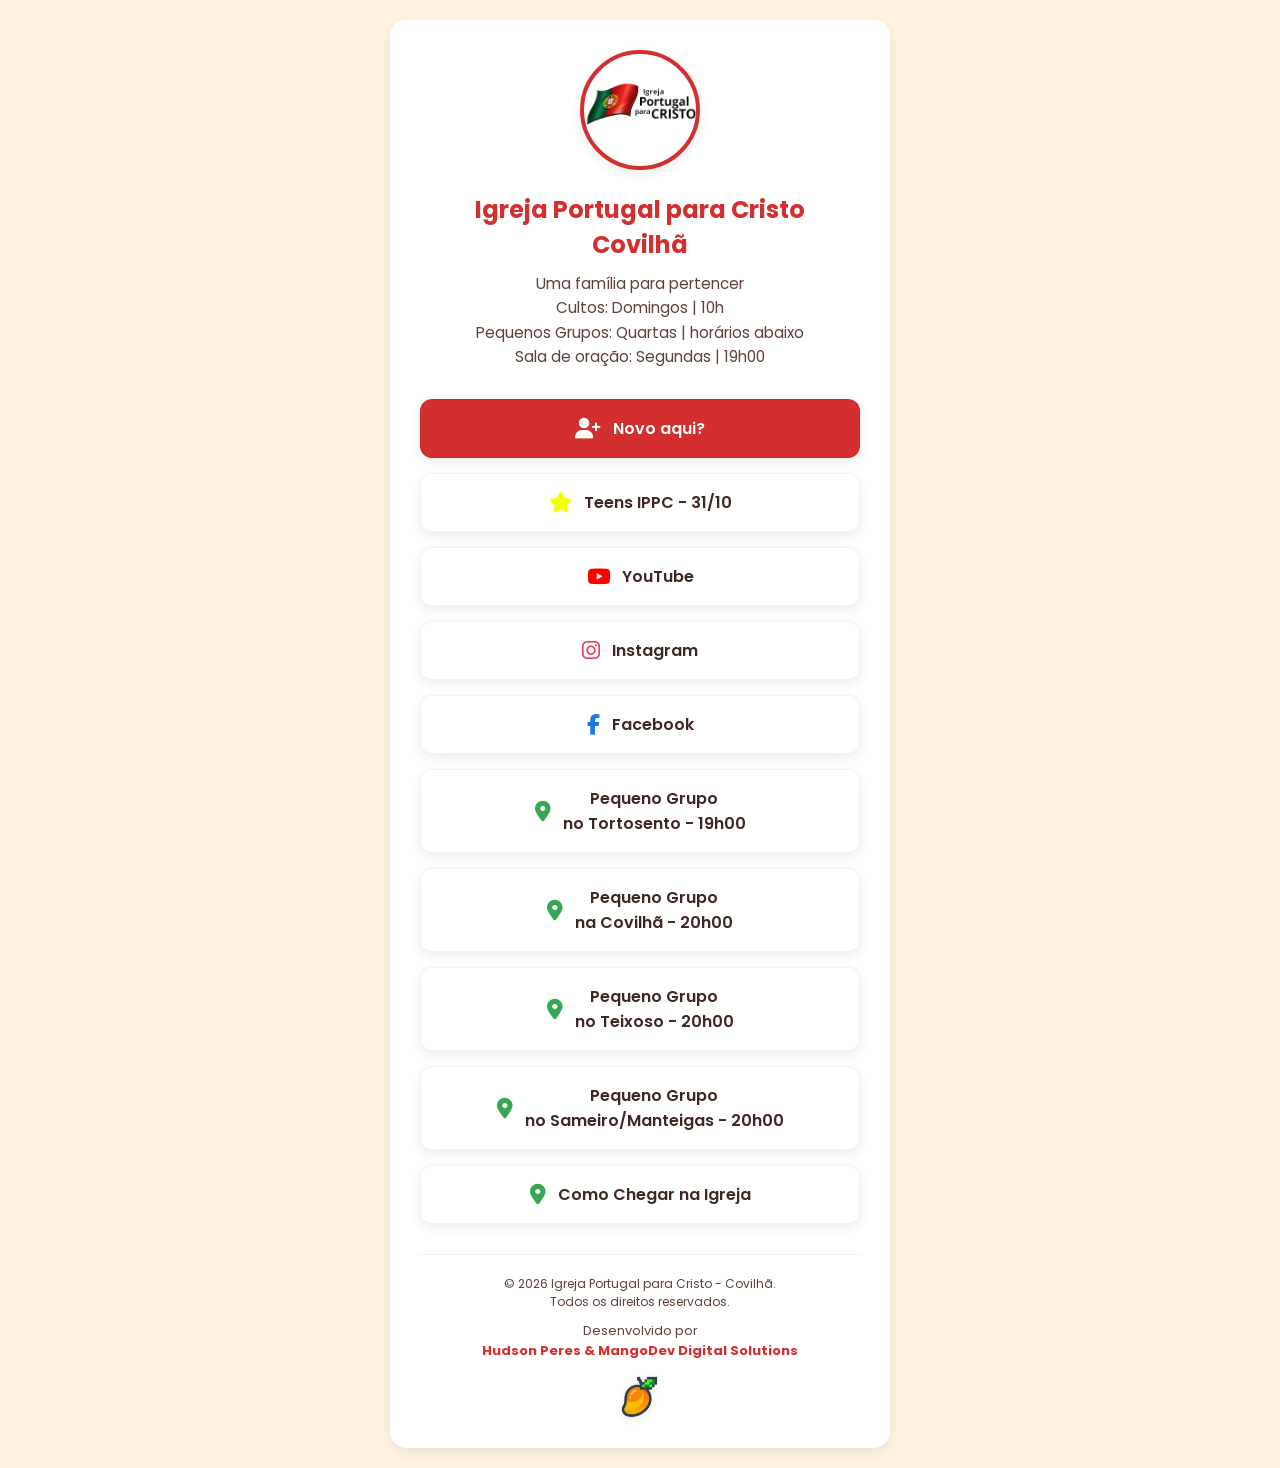
<file: index.html>
<!doctype html>
<html lang="pt-BR">
  <head>
    <meta charset="UTF-8" />
    <meta name="viewport" content="width=device-width, initial-scale=1.0" />
    <title>IPPC Covilhã - Links</title>
    <!-- fonte Poppins do Google Fonts -->
    <link rel="preconnect" href="https://fonts.googleapis.com" />
    <link rel="preconnect" href="https://fonts.gstatic.com" crossorigin />
    <link
      href="https://fonts.googleapis.com/css2?family=Poppins:wght@400;600;700&display=swap"
      rel="stylesheet"
    />
    <!-- biblioteca de ícones Font Awesome -->
    <link
      rel="stylesheet"
      href="https://cdnjs.cloudflare.com/ajax/libs/font-awesome/6.4.0/css/all.min.css"
    />
    <link rel="stylesheet" href="style.css" />
  </head>
  <body>
    <main class="container">
      <!-- Card principal -->
      <div class="page-card">
        <!-- Cabeçalho com Logo e Nome -->
        <header class="header">
          <img
            src="./assets/IPPC_logo_noBG.png"
            alt="Logo IPP Covilhã"
            class="profile-img"
          />
          <h1 class="profile-name">
            Igreja Portugal para Cristo <br />
            Covilhã
          </h1>
          <p class="profile-bio">
            Uma família para pertencer<br />
            Cultos: Domingos | 10h<br />
            Pequenos Grupos: Quartas | horários abaixo <br />
            Sala de oração: Segundas | 19h00
          </p>
        </header>

        <!-- Links Principais -->
        <div id="links-container"></div>

        <!-- Rodapé -->
        <footer class="footer">
          <p>
            &copy; 2026 Igreja Portugal para Cristo - Covilhã. <br />
            Todos os direitos reservados.
          </p>

          <div class="credits-area">
            <p class="developed-by">
              Desenvolvido por <br />
              <strong>Hudson Peres & MangoDev Digital Solutions</strong>
            </p>

            <a
              href="http://mangodev.tech/"
              target="_blank"
              rel="noopener noreferrer"
            >
              <img
                src="./assets/mangodev.png"
                alt="MangoDev Digital Solutions Logo"
                class="mangodev-logo"
              />
            </a>
          </div>
        </footer>
      </div>
    </main>

    <script src="script.js"></script>
    <script>
      fetch("links.html")
        .then((response) => response.text())
        .then((data) => {
          document.getElementById("links-container").innerHTML = data;
        })
        .catch((error) => console.error("Erro ao carregar os links:", error));
    </script>
  </body>
</html>
</file>
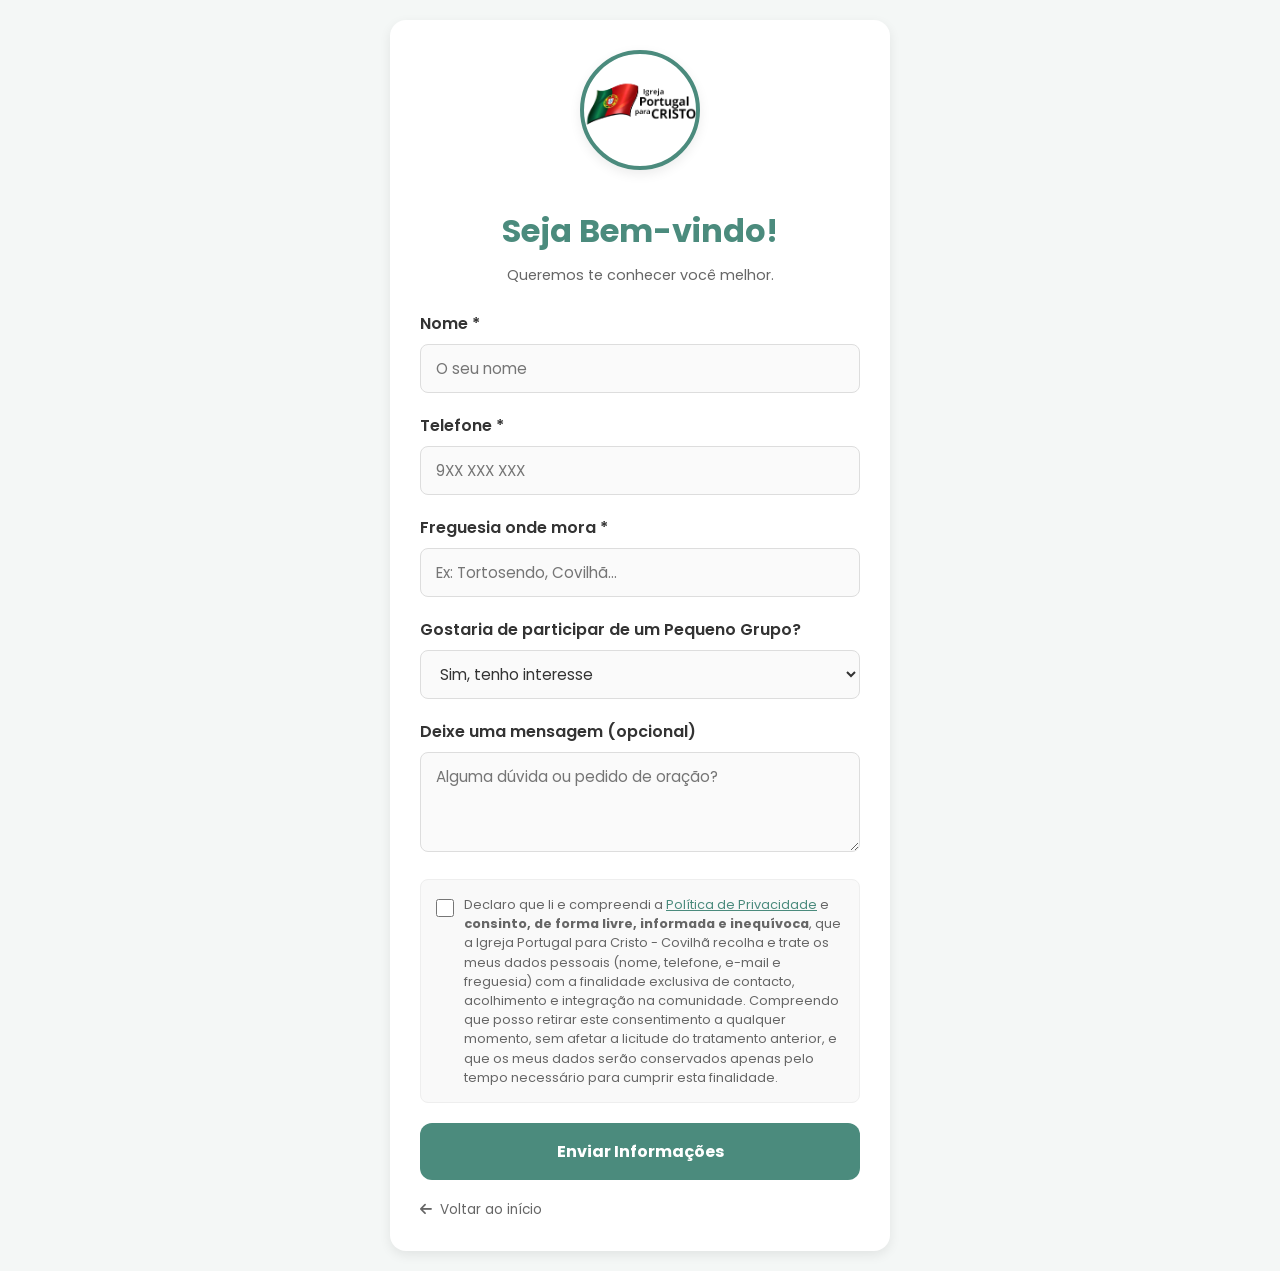
<file: formulario.html>
<!doctype html>
<html lang="pt-PT">
  <head>
    <meta charset="UTF-8" />
    <meta name="viewport" content="width=device-width, initial-scale=1.0" />
    <title>Novo aqui? - IPPC Covilhã</title>
    <link rel="preconnect" href="https://fonts.googleapis.com" />
    <link rel="preconnect" href="https://fonts.gstatic.com" crossorigin />
    <link
      href="https://fonts.googleapis.com/css2?family=Poppins:wght@400;600;700&display=swap"
      rel="stylesheet"
    />
    <link
      rel="stylesheet"
      href="https://cdnjs.cloudflare.com/ajax/libs/font-awesome/6.4.0/css/all.min.css"
    />
    <link rel="stylesheet" href="style.css" />
  </head>

  <body>
    <main class="container">
      <div class="form-container">
        <!-- Logo -->
        <header class="form-header">
          <img
            src="./assets/IPPC_logo_noBG.png"
            alt="Logo IPP Covilhã"
            class="profile-img"
          />
        </header>

        <h1>Seja Bem-vindo!</h1>
        <p class="subtitle">Queremos te conhecer você melhor.</p>

        <form action="https://api.web3forms.com/submit" method="POST">
          <!-- Chave de acesso do Web3Forms  -->
          <input
            type="hidden"
            name="access_key"
            value="e966dbb3-5388-4ec5-bef2-630bebc1d646"
          />

          <!-- Nome do remetente que aparecerá no e-mail -->
          <input
            type="hidden"
            name="subject"
            value="Novo Visitante - IPPC Covilhã"
          />
          <input type="hidden" name="from_name" value="Site IPPC Covilhã" />

          <!-- Nome -->
          <div class="form-group">
            <label for="nome">Nome *</label>
            <input
              type="text"
              name="nome"
              id="nome"
              placeholder="O seu nome"
              required
            />
          </div>

          <!-- Telefone -->
          <div class="form-group">
            <label for="telefone">Telefone *</label>
            <input
              type="tel"
              name="telefone"
              id="telefone"
              placeholder="9XX XXX XXX"
              required
            />
          </div>

          <!-- Freguesia -->
          <div class="form-group">
            <label for="freguesia">Freguesia onde mora *</label>
            <input
              type="text"
              name="freguesia"
              id="freguesia"
              placeholder="Ex: Tortosendo, Covilhã..."
              required
            />
          </div>

          <!-- Participar de Pequeno Grupo -->
          <div class="form-group">
            <label for="pequeno_grupo"
              >Gostaria de participar de um Pequeno Grupo?</label
            >
            <select name="pequeno_grupo" id="pequeno_grupo">
              <option value="Sim">Sim, tenho interesse</option>
              <option value="Não">Não, obrigado</option>
              <option value="Talvez">Talvez, gostaria de saber mais</option>
            </select>
          </div>

          <!-- Mensagem -->
          <div class="form-group">
            <label for="mensagem">Deixe uma mensagem (opcional)</label>
            <textarea
              name="mensagem"
              id="mensagem"
              placeholder="Alguma dúvida ou pedido de oração?"
            ></textarea>
          </div>

          <!-- Consentimento RGPD -->
          <div class="consent-group">
            <input
              type="checkbox"
              name="consentimento_rgpd"
              id="consentimento_rgpd"
              value="Sim"
              required
            />
            <label for="consentimento_rgpd">
              Declaro que li e compreendi a
              <a href="politica-privacidade.html" target="_blank"
                >Política de Privacidade</a
              >
              e
              <strong>consinto, de forma livre, informada e inequívoca</strong>,
              que a Igreja Portugal para Cristo - Covilhã recolha e trate os
              meus dados pessoais (nome, telefone, e-mail e freguesia) com a
              finalidade exclusiva de contacto, acolhimento e integração na
              comunidade. Compreendo que posso retirar este consentimento a
              qualquer momento, sem afetar a licitude do tratamento anterior, e
              que os meus dados serão conservados apenas pelo tempo necessário
              para cumprir esta finalidade.
            </label>
          </div>

          <!-- Botão de Envio -->
          <button type="submit" class="btn-submit">Enviar Informações</button>
        </form>

        <a href="index.html" class="btn-back">
          <i class="fas fa-arrow-left"></i> Voltar ao início
        </a>
      </div>
    </main>
  </body>
</html>
</file>
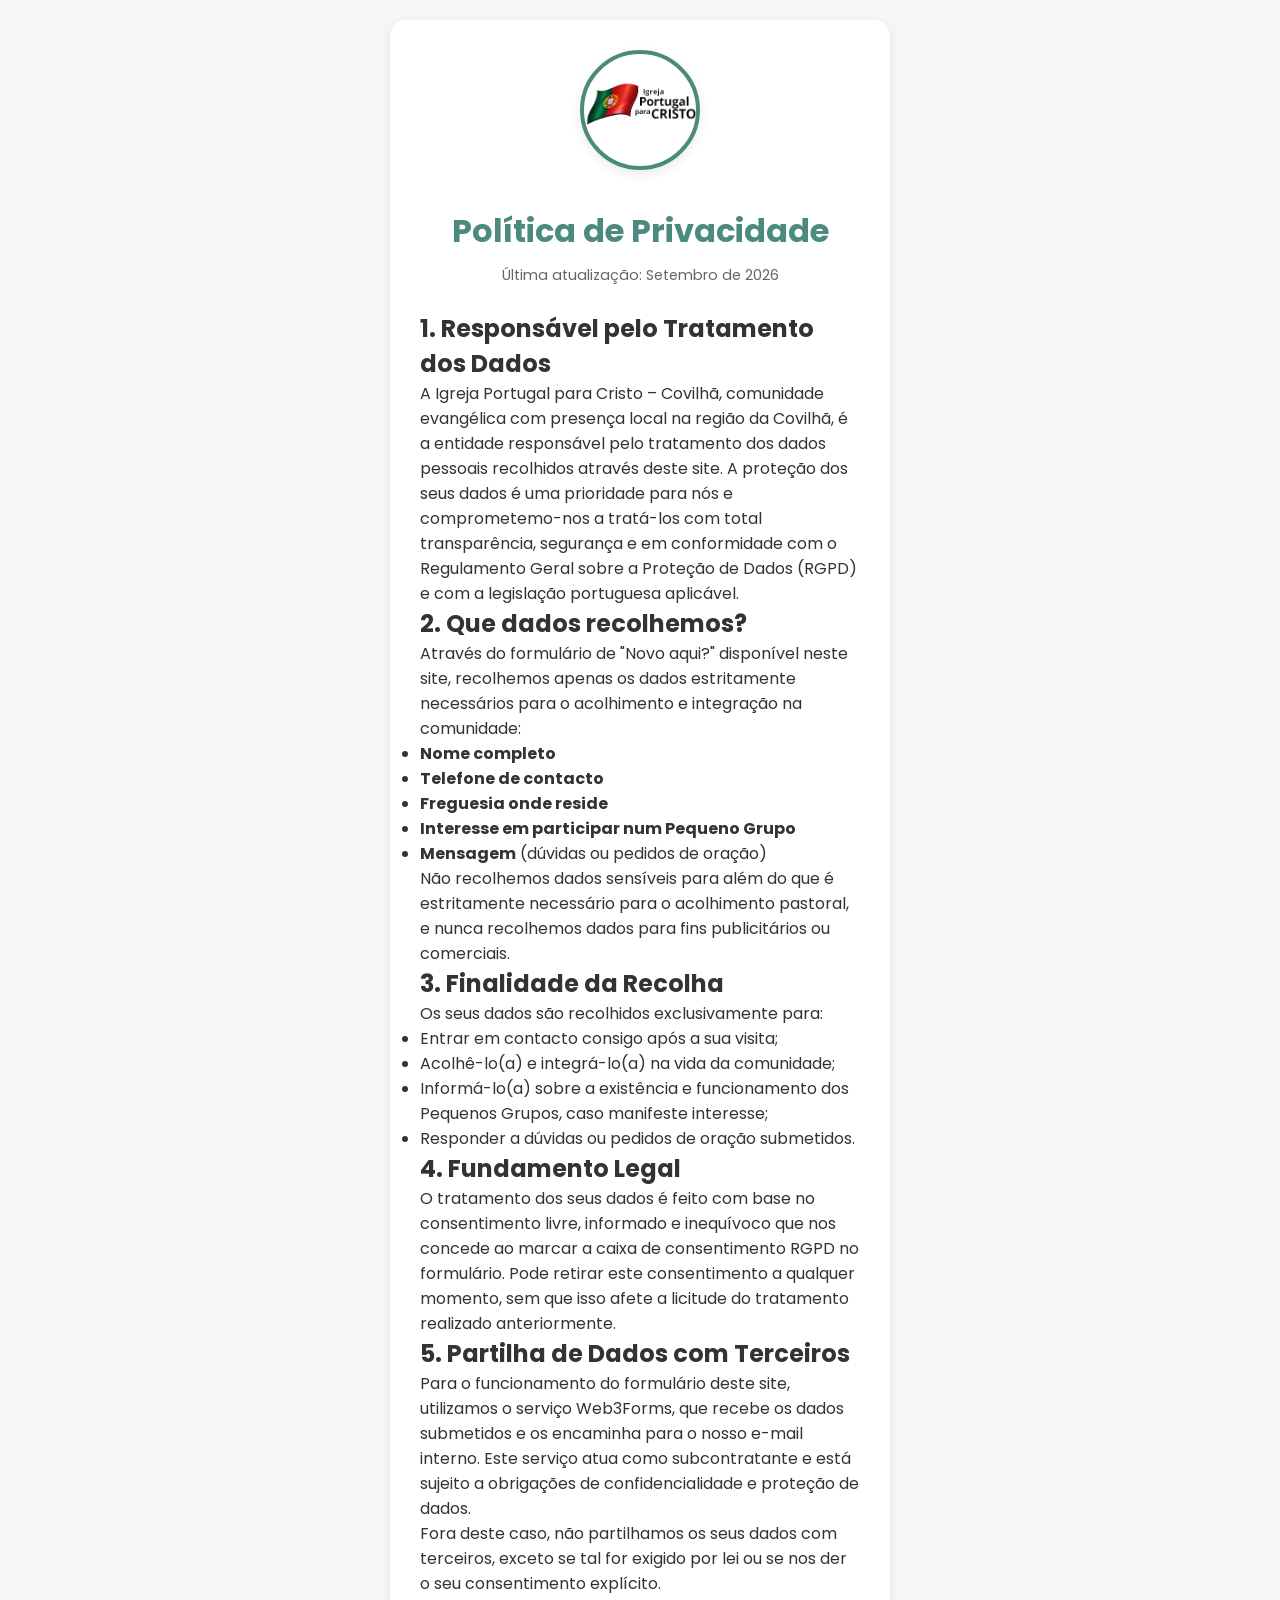
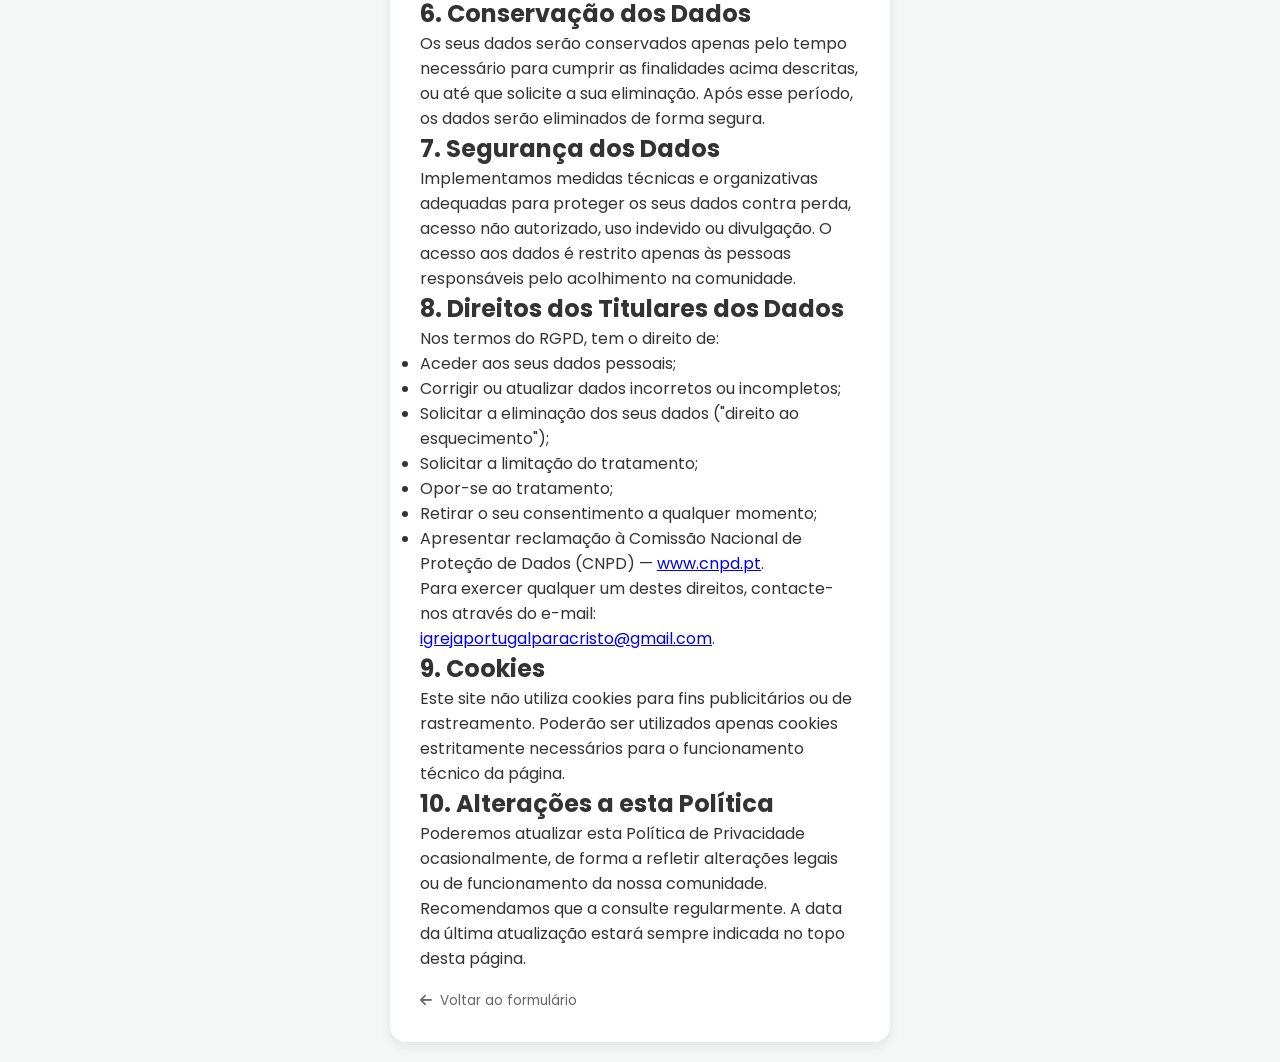
<file: politica-privacidade.html>
<!doctype html>
<html lang="pt-PT">
  <head>
    <meta charset="UTF-8" />
    <meta name="viewport" content="width=device-width, initial-scale=1.0" />
    <title>Política de Privacidade - IPP Covilhã</title>
    <link rel="preconnect" href="https://fonts.googleapis.com" />
    <link rel="preconnect" href="https://fonts.gstatic.com" crossorigin />
    <link
      href="https://fonts.googleapis.com/css2?family=Poppins:wght@400;600;700&display=swap"
      rel="stylesheet"
    />
    <link
      rel="stylesheet"
      href="https://cdnjs.cloudflare.com/ajax/libs/font-awesome/6.4.0/css/all.min.css"
    />
    <link rel="stylesheet" href="style.css" />
  </head>

  <body>
    <main class="container">
      <div class="form-container">
        <!-- Logo -->
        <header class="form-header">
          <img
            src="./assets/IPPC_logo_noBG.png"
            alt="Logo IPP Covilhã"
            class="profile-img"
          />
        </header>

        <h1>Política de Privacidade</h1>
        <p class="subtitle">Última atualização: Setembro de 2026</p>

        <div class="policy-content">
          <h2>1. Responsável pelo Tratamento dos Dados</h2>
          <p>
            A Igreja Portugal para Cristo – Covilhã, comunidade evangélica com
            presença local na região da Covilhã, é a entidade responsável pelo
            tratamento dos dados pessoais recolhidos através deste site. A
            proteção dos seus dados é uma prioridade para nós e comprometemo-nos
            a tratá-los com total transparência, segurança e em conformidade com
            o Regulamento Geral sobre a Proteção de Dados (RGPD) e com a
            legislação portuguesa aplicável.
          </p>

          <h2>2. Que dados recolhemos?</h2>
          <p>
            Através do formulário de "Novo aqui?" disponível neste site,
            recolhemos apenas os dados estritamente necessários para o
            acolhimento e integração na comunidade:
          </p>
          <ul>
            <li><strong>Nome completo</strong></li>
            <li><strong>Telefone de contacto</strong></li>
            <li><strong>Freguesia onde reside</strong></li>
            <li><strong>Interesse em participar num Pequeno Grupo</strong></li>
            <li><strong>Mensagem</strong> (dúvidas ou pedidos de oração)</li>
          </ul>
          <p>
            Não recolhemos dados sensíveis para além do que é estritamente
            necessário para o acolhimento pastoral, e nunca recolhemos dados
            para fins publicitários ou comerciais.
          </p>

          <h2>3. Finalidade da Recolha</h2>
          <p>Os seus dados são recolhidos exclusivamente para:</p>
          <ul>
            <li>Entrar em contacto consigo após a sua visita;</li>
            <li>Acolhê-lo(a) e integrá-lo(a) na vida da comunidade;</li>
            <li>
              Informá-lo(a) sobre a existência e funcionamento dos Pequenos
              Grupos, caso manifeste interesse;
            </li>
            <li>Responder a dúvidas ou pedidos de oração submetidos.</li>
          </ul>

          <h2>4. Fundamento Legal</h2>
          <p>
            O tratamento dos seus dados é feito com base no consentimento livre,
            informado e inequívoco que nos concede ao marcar a caixa de
            consentimento RGPD no formulário. Pode retirar este consentimento a
            qualquer momento, sem que isso afete a licitude do tratamento
            realizado anteriormente.
          </p>

          <h2>5. Partilha de Dados com Terceiros</h2>
          <p>
            Para o funcionamento do formulário deste site, utilizamos o serviço
            Web3Forms, que recebe os dados submetidos e os encaminha para o
            nosso e-mail interno. Este serviço atua como subcontratante e está
            sujeito a obrigações de confidencialidade e proteção de dados.
          </p>
          <p>
            Fora deste caso, não partilhamos os seus dados com terceiros, exceto
            se tal for exigido por lei ou se nos der o seu consentimento
            explícito.
          </p>

          <h2>6. Conservação dos Dados</h2>
          <p>
            Os seus dados serão conservados apenas pelo tempo necessário para
            cumprir as finalidades acima descritas, ou até que solicite a sua
            eliminação. Após esse período, os dados serão eliminados de forma
            segura.
          </p>

          <h2>7. Segurança dos Dados</h2>
          <p>
            Implementamos medidas técnicas e organizativas adequadas para
            proteger os seus dados contra perda, acesso não autorizado, uso
            indevido ou divulgação. O acesso aos dados é restrito apenas às
            pessoas responsáveis pelo acolhimento na comunidade.
          </p>

          <h2>8. Direitos dos Titulares dos Dados</h2>
          <p>Nos termos do RGPD, tem o direito de:</p>
          <ul>
            <li>Aceder aos seus dados pessoais;</li>
            <li>Corrigir ou atualizar dados incorretos ou incompletos;</li>
            <li>
              Solicitar a eliminação dos seus dados ("direito ao esquecimento");
            </li>
            <li>Solicitar a limitação do tratamento;</li>
            <li>Opor-se ao tratamento;</li>
            <li>Retirar o seu consentimento a qualquer momento;</li>
            <li>
              Apresentar reclamação à Comissão Nacional de Proteção de Dados
              (CNPD) —
              <a
                href="https://www.cnpd.pt"
                target="_blank"
                rel="noopener noreferrer"
                >www.cnpd.pt</a
              >.
            </li>
          </ul>
          <p>
            Para exercer qualquer um destes direitos, contacte-nos através do
            e-mail:
            <a href="mailto:igrejaportugalparacristo@gmail.com"
              >igrejaportugalparacristo@gmail.com</a
            >.
          </p>

          <h2>9. Cookies</h2>
          <p>
            Este site não utiliza cookies para fins publicitários ou de
            rastreamento. Poderão ser utilizados apenas cookies estritamente
            necessários para o funcionamento técnico da página.
          </p>

          <h2>10. Alterações a esta Política</h2>
          <p>
            Poderemos atualizar esta Política de Privacidade ocasionalmente, de
            forma a refletir alterações legais ou de funcionamento da nossa
            comunidade. Recomendamos que a consulte regularmente. A data da
            última atualização estará sempre indicada no topo desta página.
          </p>
        </div>

        <a href="formulario.html" class="btn-back">
          <i class="fas fa-arrow-left"></i> Voltar ao formulário
        </a>
      </div>
    </main>
  </body>
</html>
</file>
<file: style.css>
/*
   VARIÁVEIS DE TEMA PADRÃO
 */
:root {
  --bg-color: #f4f7f6;
  --card-bg: #ffffff;
  --text-color: #333333;
  --text-light: #666666;
  --primary-color: #4b8b7d;
  --shadow: 0 4px 12px rgba(0, 0, 0, 0.08);
  --transition-speed: 0.3s;
}

/* Tema de Natal */
body.theme-christmas {
  --bg-color: #fff3e0;
  --card-bg: #ffffff;
  --text-color: #3e2723;
  --text-light: #5d4037;
  --primary-color: #d32f2f;
}

/* Tema de Páscoa */
body.theme-easter {
  --bg-color: #f3e5f5;
  --card-bg: #ffffff;
  --text-color: #4a148c;
  --text-light: #6a1b9a;
  --primary-color: #9c27b0;
}

/*
   RESET E ESTILOS GERAIS
 */
* {
  margin: 0;
  padding: 0;
  box-sizing: border-box;
}

body {
  font-family: "Poppins", sans-serif;
  background-color: var(--bg-color);
  color: var(--text-color);
  display: flex;
  justify-content: center;
  align-items: center;
  min-height: 100vh;
  padding: 20px;
  transition:
    background-color var(--transition-speed) ease,
    color var(--transition-speed) ease;
}

.container {
  width: 100%;
  max-width: 500px; /* Unificado com o form-container */
  text-align: center;
  animation: fadeIn 0.8s ease-out;
}

/*
   CARD PRINCIPAL (Página de Links)
 */
.page-card {
  width: 100%;
  text-align: center;
  background-color: var(--card-bg);
  padding: 30px;
  border-radius: 16px;
  box-shadow: var(--shadow);
  transition: background-color var(--transition-speed) ease;
}

/*
   CABEÇALHO (Perfil)
 */
.header {
  margin-bottom: 30px;
}

.profile-img {
  width: 120px;
  height: 120px;
  border-radius: 50%;
  object-fit: cover;
  border: 4px solid var(--primary-color);
  margin-bottom: 15px;
  box-shadow: var(--shadow);
  transition: border-color var(--transition-speed) ease;
}

.profile-name {
  font-size: 1.5rem;
  font-weight: 700;
  margin-bottom: 10px;
  color: var(--primary-color);
  transition: color var(--transition-speed) ease;
}

.profile-bio {
  font-size: 0.95rem;
  color: var(--text-light);
  line-height: 1.6;
  transition: color var(--transition-speed) ease;
}

/*
   SEÇÃO DE LINKS
 */
.links-section {
  display: flex;
  flex-direction: column;
  gap: 15px;
}

.link-card {
  display: flex;
  align-items: center;
  justify-content: center;
  gap: 12px;
  padding: 16px 20px;
  background-color: var(--card-bg);
  color: var(--text-color);
  text-decoration: none;
  font-weight: 600;
  border-radius: 12px;
  box-shadow: var(--shadow);
  transition:
    transform var(--transition-speed) ease,
    box-shadow var(--transition-speed) ease,
    background-color var(--transition-speed) ease;
  border: 1px solid rgba(0, 0, 0, 0.05);
}

.link-card i {
  font-size: 1.3rem;
}

.link-card:hover,
.link-card:active {
  transform: translateY(-3px);
  box-shadow: 0 8px 16px rgba(0, 0, 0, 0.12);
}

.link-card.highlight {
  background-color: var(--primary-color);
  color: white;
  transition: background-color var(--transition-speed) ease;
}

.link-card.highlight i {
  color: white;
}

.link-card.youtube i {
  color: #ff0000;
}
.link-card.instagram i {
  color: #e4405f;
}
.link-card.facebook i {
  color: #1877f2;
}
.link-card.location i {
  color: #34a853;
}

.link-card.google-form i { 
  color: #f6ff00; 
} 


/*
   FORMULÁRIO DE NOVO AQUI?
 */
.form-container {
  width: 100%;
  text-align: left;
  background-color: var(--card-bg);
  padding: 30px;
  border-radius: 16px;
  box-shadow: var(--shadow);
  transition: background-color var(--transition-speed) ease;
}

.form-header {
  text-align: center;
  margin-bottom: 15px;
}

.form-logo {
  width: 100px;
  height: 100px;
  border-radius: 50%;
  object-fit: cover;
  border: 4px solid var(--primary-color);
  margin-bottom: 10px;
  display: inline-block;
  box-shadow: var(--shadow);
  transition: border-color var(--transition-speed) ease;
}

.form-container h1 {
  color: var(--primary-color);
  margin-bottom: 10px;
  text-align: center;
  transition: color var(--transition-speed) ease;
}

.form-container .subtitle {
  text-align: center;
  color: var(--text-light);
  margin-bottom: 25px;
  font-size: 0.9rem;
  transition: color var(--transition-speed) ease;
}

.form-group {
  margin-bottom: 20px;
}

.form-group label {
  display: block;
  margin-bottom: 8px;
  font-weight: 600;
  color: var(--text-color);
}

.form-group input[type="text"],
.form-group input[type="tel"],
.form-group input[type="email"],
.form-group textarea,
.form-group select {
  width: 100%;
  padding: 12px 15px;
  border: 1px solid #ddd;
  border-radius: 8px;
  font-family: "Poppins", sans-serif;
  font-size: 0.95rem;
  background-color: #fafafa;
  transition:
    border-color 0.3s ease,
    background-color 0.3s ease;
  color: var(--text-color);
}

.form-group input:focus,
.form-group textarea:focus,
.form-group select:focus {
  outline: none;
  border-color: var(--primary-color);
  background-color: #fff;
}

.form-group textarea {
  resize: vertical;
  min-height: 100px;
}

.consent-group {
  display: flex;
  align-items: flex-start;
  gap: 10px;
  margin-bottom: 20px;
  padding: 15px;
  background-color: #f9f9f9;
  border-radius: 8px;
  border: 1px solid #eee;
}

.consent-group input[type="checkbox"] {
  margin-top: 4px;
  width: 18px;
  height: 18px;
  flex-shrink: 0;
  accent-color: var(--primary-color);
}

.consent-group label {
  font-size: 0.8rem;
  line-height: 1.5;
  color: var(--text-light);
  font-weight: 400;
  cursor: pointer;
}

.consent-group a {
  color: var(--primary-color);
  text-decoration: underline;
}

.btn-submit {
  width: 100%;
  padding: 16px;
  background-color: var(--primary-color);
  color: white;
  border: none;
  border-radius: 12px;
  font-family: "Poppins", sans-serif;
  font-size: 1rem;
  font-weight: 700;
  cursor: pointer;
  transition:
    transform 0.2s ease,
    opacity 0.2s ease;
}

.btn-submit:hover {
  transform: translateY(-2px);
  opacity: 0.9;
}

.btn-back {
  display: inline-flex;
  align-items: center;
  gap: 8px;
  margin-top: 20px;
  color: var(--text-light);
  text-decoration: none;
  font-size: 0.85rem;
  transition: color 0.3s ease;
}

.btn-back:hover {
  color: var(--primary-color);
}

/*
   RODAPÉ
 */
.footer {
  margin-top: 30px;
  padding-top: 20px;
  border-top: 1px solid rgba(0, 0, 0, 0.05);
  font-size: 0.75rem;
  color: var(--text-light);
  transition:
    color var(--transition-speed) ease,
    border-color var(--transition-speed) ease;
}

/*
   RODAPÉ MANGODEV
 */
.credits-area {
  margin-top: 10px;
  display: flex;
  flex-direction: column;
  align-items: center;
  gap: 15px;
}

.developed-by {
  font-family: "Poppins", sans-serif;
  font-size: 13px;
  color: var(--text-light);
}

.developed-by strong {
  color: var(--primary-color);
  transition: color var(--transition-speed) ease;
}

.mangodev-logo {
  max-width: 40px;
  height: auto;
  display: block;
  filter: drop-shadow(0px 2px 4px rgba(0, 0, 0, 0.08));
}

/*
   ANIMAÇÕES
 */
@keyframes fadeIn {
  from {
    opacity: 0;
    transform: translateY(20px);
  }
  to {
    opacity: 1;
    transform: translateY(0);
  }
}
</file>
